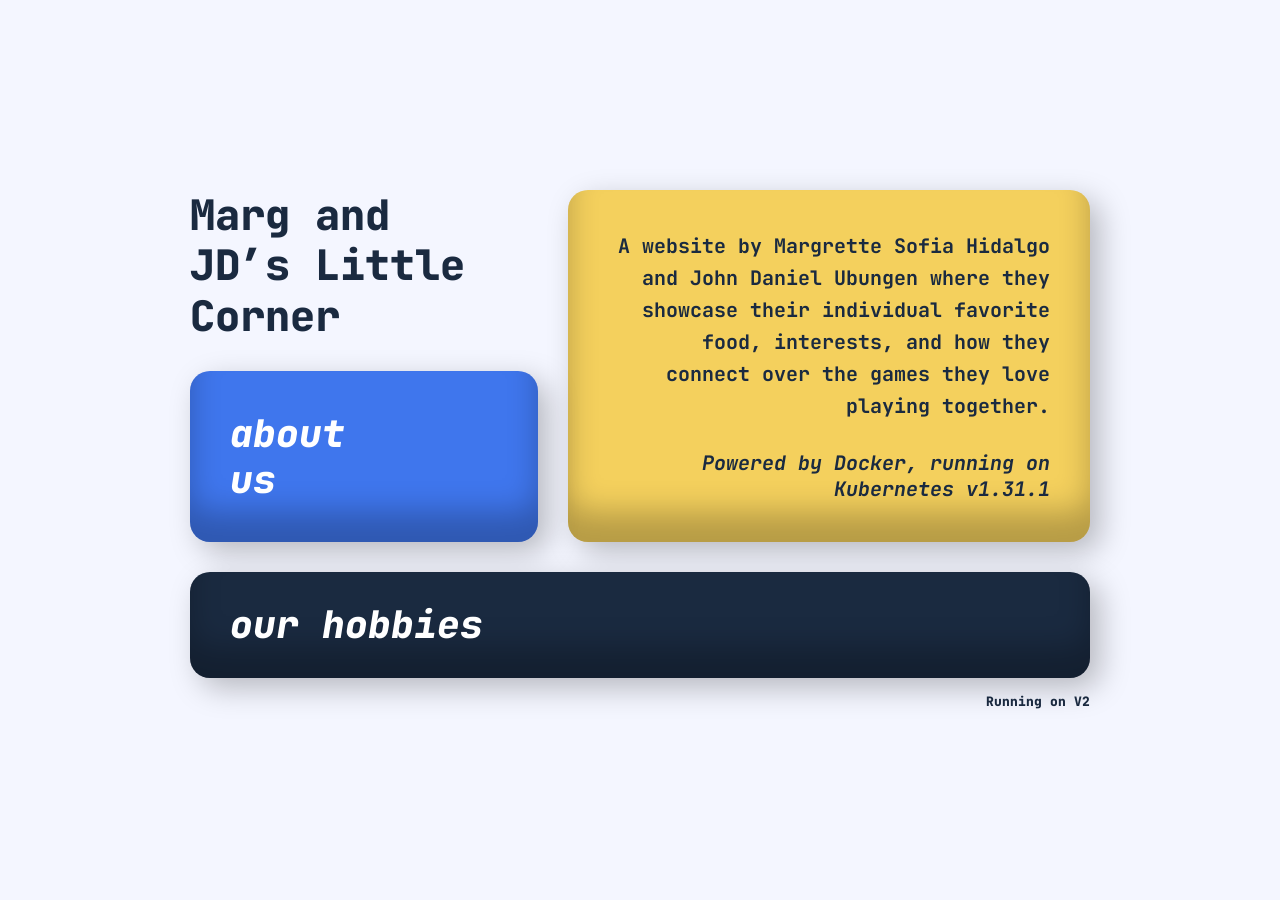
<file: index.html>
<!DOCTYPE html>
<html lang="en">
<head>
    <meta charset="UTF-8">
    <meta name="viewport" content="width=device-width, initial-scale=1.0">
    <title>Marg and JD's Little Corner</title>
    <link rel="stylesheet" href="style.css">
</head>
<body>

<div class="bento-grid">
    <div class="box title-box">
        <h1>Marg and<br>JD’s Little<br>Corner</h1>
    </div>

    <div class="box intro-box">
        <p>A website by Margrette Sofia Hidalgo and John Daniel Ubungen where they showcase their individual favorite food, interests, and how they connect over the games they love playing together.</p>
        <div class="footer-text">Powered by Docker, running on Kubernetes v1.31.1</div>
    </div>

    <a href="about-us.html" class="box about-box">
        <span class="link-text">about<br>us</span>
    </a>

    <a href="our-hobbies.html" class="box hobbies-box">
        <span class="link-text">our hobbies</span>
    </a>
</div>

<div class="version-footer">Running on V2</div>

</body>
</html>
</file>
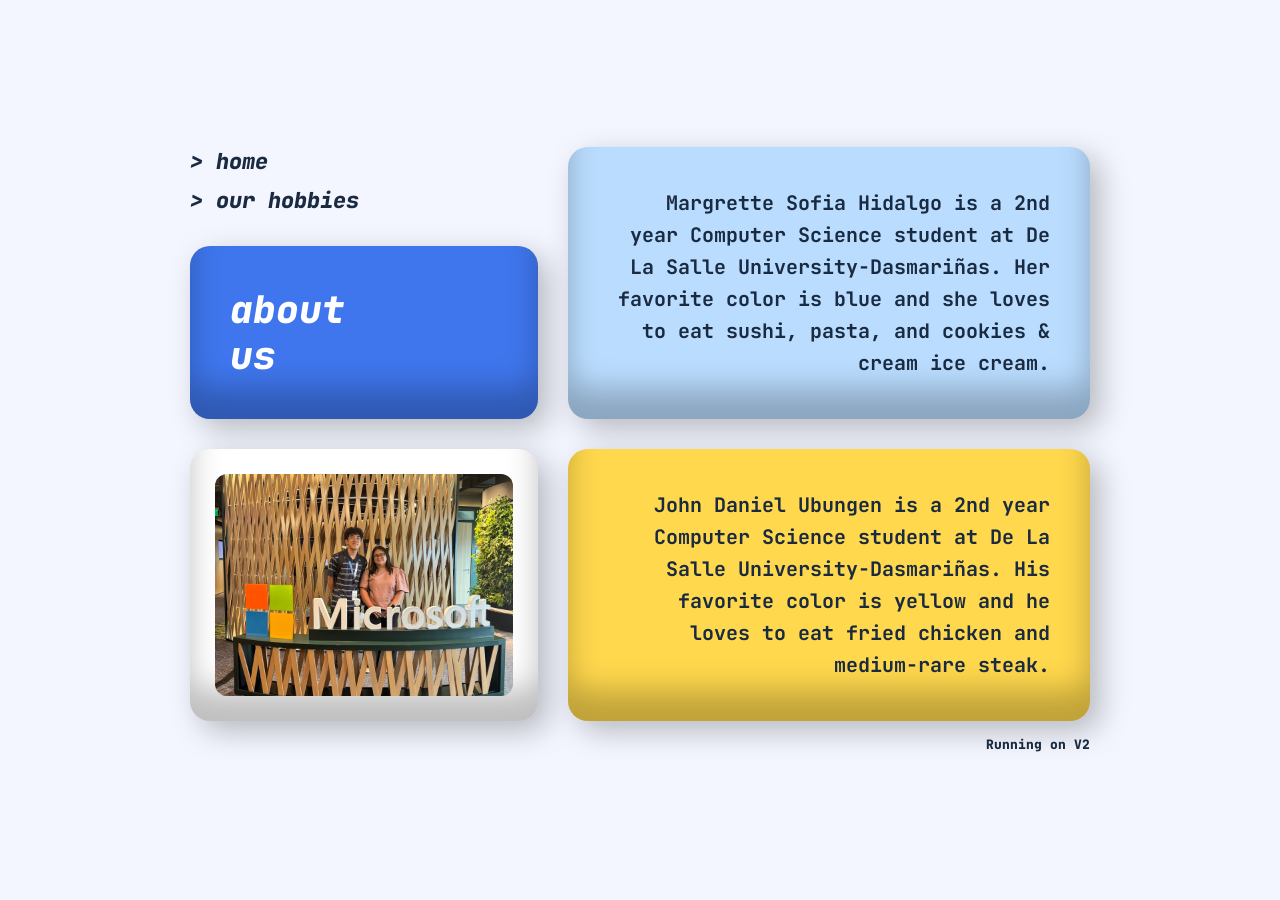
<file: about-us.html>
<!DOCTYPE html>
<html lang="en">
<head>
    <meta charset="UTF-8">
    <meta name="viewport" content="width=device-width, initial-scale=1.0">
    <title>About Us - Marg and JD's Little Corner</title>
    <link rel="stylesheet" href="style.css">
</head>
<body>

<div class="bento-grid about-grid">
    
    <div class="nav-col">
        <div class="nav-links">
            <a href="index.html" class="nav-link">&gt; home</a>
            <a href="our-hobbies.html" class="nav-link">&gt; our hobbies</a>
        </div>
    </div>

    <div class="box about-box active-box static-box">
        <span class="link-text">about<br>us</span>
    </div>

    <div class="box info-box marg-box static-box">
        <p>Margrette Sofia Hidalgo is a 2nd year Computer Science student at De La Salle University-Dasmariñas. Her favorite color is blue and she loves to eat sushi, pasta, and cookies & cream ice cream.</p>
    </div>

    <div class="box photo-box static-box">
        <img src="images/microsoft-pic.jpg" alt="Marg and JD at Microsoft" class="profile-photo">
    </div>

    <div class="box info-box jd-box static-box">
        <p>John Daniel Ubungen is a 2nd year Computer Science student at De La Salle University-Dasmariñas. His favorite color is yellow and he loves to eat fried chicken and medium-rare steak.</p>
    </div>

</div>

<div class="version-footer">Running on V2</div>

</body>
</html>
</file>
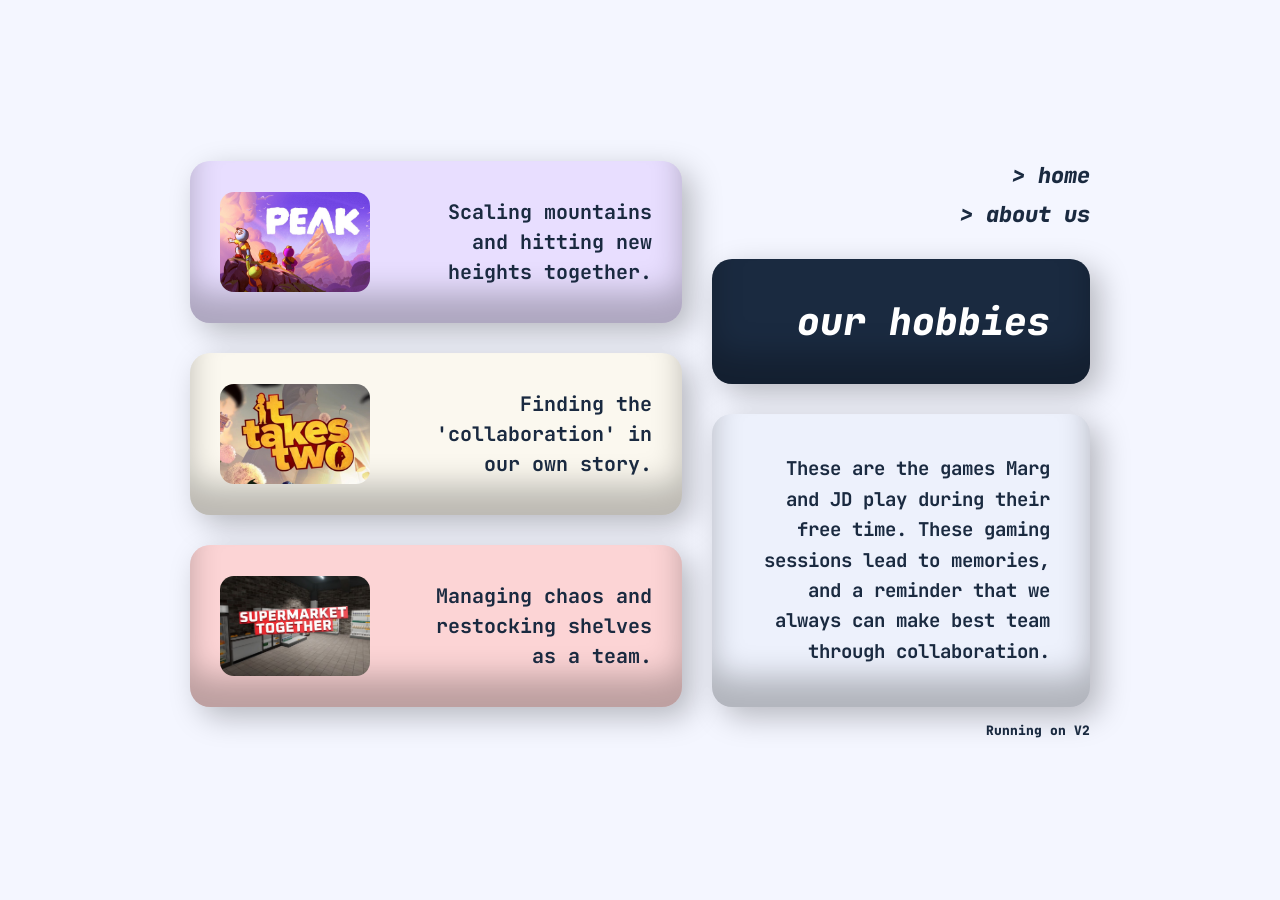
<file: our-hobbies.html>
<!DOCTYPE html>
<html lang="en">
<head>
    <meta charset="UTF-8">
    <meta name="viewport" content="width=device-width, initial-scale=1.0">
    <title>Our Hobbies - Marg and JD's Little Corner</title>
    <link rel="stylesheet" href="style.css">
</head>
<body>

<div class="bento-grid hobbies-grid">
    
    <div class="games-col">
        <div class="box game-card game-peak static-box">
            <img src="images/Game 1.jpg" alt="Peak" class="game-icon">
            <span class="game-text">Scaling mountains<br>and hitting new<br>heights together.</span>
        </div>

        <div class="box game-card game-itt static-box">
            <img src="images/Game 2.jpg" alt="It Takes Two" class="game-icon">
            <span class="game-text">Finding the<br>'collaboration' in<br>our own story.</span>
        </div>

        <div class="box game-card game-supermarket static-box">
            <img src="images/Game 3.jpg" alt="Supermarket Together" class="game-icon">
            <span class="game-text">Managing chaos and<br>restocking shelves<br>as a team.</span>
        </div>
    </div>

    <div class="nav-col hobbies-nav">
        <div class="nav-links">
            <a href="index.html" class="nav-link">&gt; home</a>
            <a href="about-us.html" class="nav-link">&gt; about us</a>
        </div>
    </div>

    <div class="box active-hobbies-box static-box">
        <span class="link-text">our hobbies</span>
    </div>

    <div class="box summary-box static-box">
        <p>These are the games Marg and JD play during their free time. These gaming sessions lead to memories, and a reminder that we always can make best team through collaboration.</p>
    </div>

</div>

<div class="version-footer">Running on V2</div>

</body>
</html>
</file>
<file: style.css>
@import url('https://fonts.googleapis.com/css2?family=JetBrains+Mono:ital,wght@0,400;0,700;0,800;1,400;1,700;1,800&display=swap');

body {
    background-color: #f4f6ff; 
    font-family: 'JetBrains Mono', monospace;
    display: flex;
    justify-content: center;
    align-items: center;
    flex-direction: column; 
    min-height: 100vh;
    margin: 0;
    padding: 40px 20px;
    box-sizing: border-box;
}

.bento-grid {
    display: grid;
    grid-template-columns: 1fr 1.5fr; 
    grid-template-rows: auto auto auto;
    gap: 30px;
    width: 100%;
    max-width: 900px; 
}

.box {
    border-radius: 20px; 
    padding: 40px;
    text-decoration: none;
    display: flex;
    flex-direction: column;
    justify-content: center;
    width: 100%;
    height: 100%; 
    
    box-shadow: 10px 10px 30px 0px rgba(0, 0, 0, 0.25), 
                inset 0px -30px 30px 0px rgba(0, 0, 0, 0.25);
    
    transition: transform 0.3s ease;
    box-sizing: border-box;
}

a.box:hover {
    transform: translateY(-5px);
}

.static-box:hover, .title-box:hover {
    transform: none;
}

.version-footer {
    width: 100%;
    max-width: 900px;
    text-align: right;
    font-size: 13px;
    font-weight: 800;
    margin-top: 15px;
    color: #1a2a40;
}

.title-box {
    grid-column: 1;
    grid-row: 1;
    background: transparent;
    box-shadow: none; 
    padding: 0;
    justify-content: flex-start;
}

h1 {
    color: #1a2a40;
    font-size: 42px; 
    line-height: 1.2; 
    margin: 0;
    font-weight: 800;
}

.intro-box {
    grid-column: 2;
    grid-row: 1 / span 2;
    background-color: #f4d05d;
    color: #1a2a40;
    justify-content: space-between;
}

.intro-box p {
    margin: 0;
    text-align: right; 
    font-size: 20px; 
    font-weight: 700;
    line-height: 1.6;
}

.footer-text {
    margin-top: auto; 
    padding-top: 20px; 
    text-align: right;
    font-style: italic;
    font-weight: 700;
    font-size: 20px; 
}

.about-box {
    grid-column: 1;
    grid-row: 2;
    background-color: #3f76ed;
    align-items: flex-start;
}

.hobbies-box {
    grid-column: 1 / span 2;
    grid-row: 3;
    background-color: #1a2a40;
    padding: 30px 40px;
}

.link-text {
    color: white;
    font-size: 38px;
    font-weight: 800;
    font-style: italic;
    line-height: 1.2;
}

.about-grid {
    grid-template-rows: auto auto auto; 
}

.nav-col {
    grid-column: 1;
    grid-row: 1;
    display: flex;
    flex-direction: column;
    justify-content: flex-start; 
    gap: 15px;
}

.nav-links {
    display: flex;
    flex-direction: column;
    gap: 10px;
}

.nav-link {
    text-decoration: none;
    color: #1a2a40;
    font-size: 22px;
    font-weight: 800;
    font-style: italic;
    transition: color 0.3s ease, transform 0.3s ease;
    width: fit-content;
}

.nav-link:hover {
    color: #3f76ed;
    transform: translateX(5px);
}

.active-box {
    grid-column: 1;
    grid-row: 2;
}

.info-box p {
    margin: 0;
    margin-left: auto;
    text-align: right; 
    font-size: 20px; 
    font-weight: 700;
    line-height: 1.6;
    max-width: 440px; 
}

.marg-box {
    grid-column: 2;
    grid-row: 1 / span 2; 
    background-color: #baddff; 
    color: #1a2a40;
}

.jd-box {
    grid-column: 2;
    grid-row: 3;
    background-color: #ffd84d; 
    color: #1a2a40;
}

.photo-box {
    grid-column: 1;
    grid-row: 3;
    background-color: #ffffff; 
    padding: 25px; 
    display: flex;
    align-items: center;
    justify-content: center;
}

.profile-photo {
    width: 100%;
    height: 100%;
    object-fit: cover;
    border-radius: 12px; 
}

.hobbies-grid {
    grid-template-columns: 1.3fr 1fr; 
    grid-template-rows: auto auto 1fr; 
}

.games-col {
    grid-column: 1;
    grid-row: 1 / span 3;
    display: flex;
    flex-direction: column;
    gap: 30px; 
}

.game-card {
    flex: 1;
    flex-direction: row; 
    align-items: center; 
    padding: 20px 30px; 
    gap: 20px;
    justify-content: space-between;
}

.game-icon {
    width: 150px; 
    height: 100px;
    border-radius: 14px;
    object-fit: cover;
    flex-shrink: 0; 
}

.game-text {
    flex: 1;
    text-align: right;
    font-size: 20px;
    font-weight: 700;
    line-height: 1.5;
    color: #1a2a40;
}

.game-peak { background-color: #E8DEFF; }
.game-itt { background-color: #FBF8EF; }
.game-supermarket { background-color: #FCD4D5; }

.hobbies-nav {
    grid-column: 2;
    grid-row: 1;
    align-items: flex-end; 
}

.hobbies-nav .nav-links {
    align-items: flex-end; 
}

.hobbies-nav .nav-link:hover {
    transform: translateX(-5px); 
}

.active-hobbies-box {
    grid-column: 2;
    grid-row: 2;
    background-color: #1a2a40;
    align-items: flex-end; 
}

.summary-box {
    grid-column: 2;
    grid-row: 3;
    background-color: #EDF1FC;
    color: #1a2a40;
}

.summary-box p {
    margin: 0;
    margin-left: auto;
    text-align: right; 
    font-size: 19px; 
    font-weight: 700;
    line-height: 1.6;
    max-width: 320px; 
}

@media (max-width: 800px) {
    .bento-grid, .about-grid, .hobbies-grid {
        grid-template-columns: 1fr;
    }
    .intro-box, .marg-box, .jd-box, .photo-box, .games-col, .summary-box {
        grid-column: 1;
        grid-row: auto;
    }
    .intro-box p, .info-box p, .summary-box p, .game-text {
        text-align: left; 
        max-width: none;
    }
    .hobbies-box, .active-hobbies-box, .about-box {
        grid-column: 1;
        align-items: flex-start;
    }
    .nav-col, .hobbies-nav, .hobbies-nav .nav-links {
        grid-column: 1;
        align-items: flex-start;
    }
    .hobbies-nav .nav-link:hover {
        transform: translateX(5px);
    }
    .game-icon {
        width: 100px; 
        height: 70px;
    }
}
</file>
